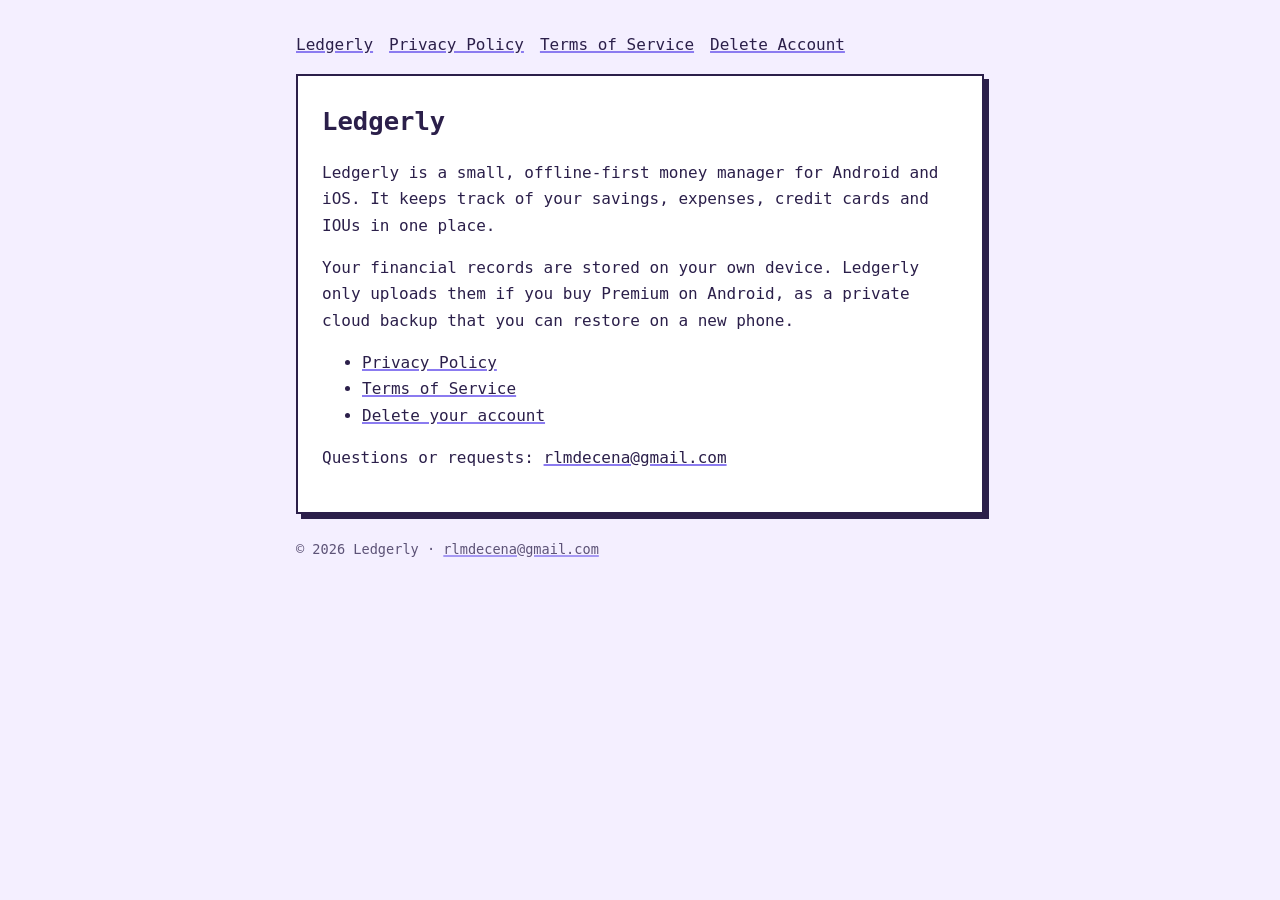
<file: index.html>
<!doctype html>
<html lang="en">
  <head>
    <meta charset="utf-8" />
    <meta name="viewport" content="width=device-width, initial-scale=1" />
    <title>Home · Ledgerly</title>
    <link rel="stylesheet" href="style.css" />
  </head>
  <body>
    <main>
      <nav>
        <a href="index.html">Ledgerly</a
        ><a href="privacy.html">Privacy Policy</a
        ><a href="terms.html">Terms of Service</a
        ><a href="delete-account.html">Delete Account</a>
      </nav>
      <div class="card">
        <h1>Ledgerly</h1>
        <p>
          Ledgerly is a small, offline-first money manager for Android and iOS.
          It keeps track of your savings, expenses, credit cards and IOUs in one
          place.
        </p>
        <p>
          Your financial records are stored on your own device. Ledgerly only
          uploads them if you buy Premium on Android, as a private cloud backup
          that you can restore on a new phone.
        </p>
        <ul>
          <li><a href="privacy.html">Privacy Policy</a></li>
          <li><a href="terms.html">Terms of Service</a></li>
          <li><a href="delete-account.html">Delete your account</a></li>
        </ul>
        <p>
          Questions or requests:
          <a href="mailto:rlmdecena@gmail.com">rlmdecena@gmail.com</a>
        </p>
      </div>
      <footer class="muted">
        &copy; 2026 Ledgerly &middot;
        <a href="mailto:rlmdecena@gmail.com">rlmdecena@gmail.com</a>
      </footer>
    </main>
  </body>
</html>
</file>
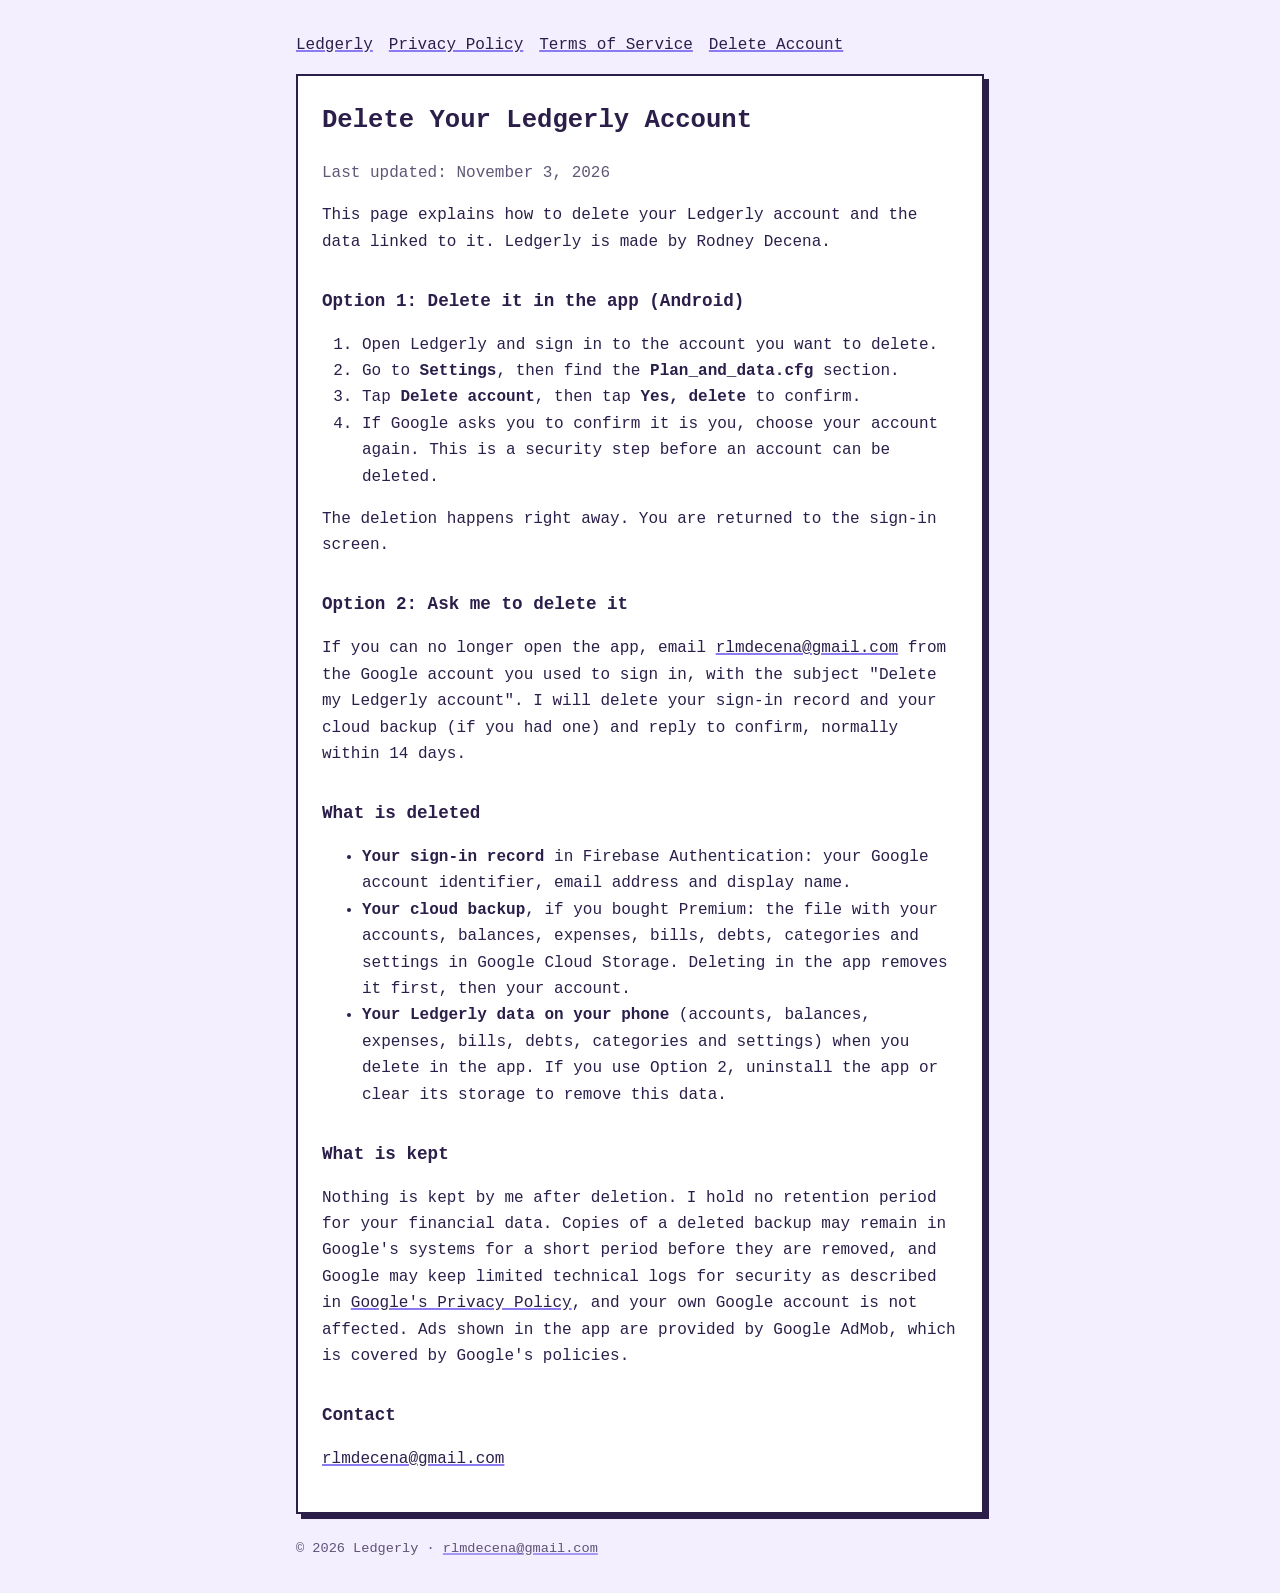
<file: delete-account.html>
<!doctype html>
<html lang="en">
  <head>
    <meta charset="utf-8" />
    <meta name="viewport" content="width=device-width, initial-scale=1" />
    <title>Delete Your Account · Ledgerly</title>
    <link rel="stylesheet" href="style.css" />
  </head>
  <body>
    <main>
      <nav>
        <a href="index.html">Ledgerly</a
        ><a href="privacy.html">Privacy Policy</a
        ><a href="terms.html">Terms of Service</a
        ><a href="delete-account.html">Delete Account</a>
      </nav>
      <div class="card">
        <h1>Delete Your Ledgerly Account</h1>
        <p class="muted">Last updated: November 3, 2026</p>
        <p>
          This page explains how to delete your Ledgerly account and the data
          linked to it. Ledgerly is made by Rodney Decena.
        </p>

        <h2>Option 1: Delete it in the app (Android)</h2>
        <ol>
          <li>Open Ledgerly and sign in to the account you want to delete.</li>
          <li>
            Go to <strong>Settings</strong>, then find the
            <strong>Plan_and_data.cfg</strong> section.
          </li>
          <li>
            Tap <strong>Delete account</strong>, then tap
            <strong>Yes, delete</strong> to confirm.
          </li>
          <li>
            If Google asks you to confirm it is you, choose your account again.
            This is a security step before an account can be deleted.
          </li>
        </ol>
        <p>
          The deletion happens right away. You are returned to the sign-in
          screen.
        </p>

        <h2>Option 2: Ask me to delete it</h2>
        <p>
          If you can no longer open the app, email
          <a href="mailto:rlmdecena@gmail.com">rlmdecena@gmail.com</a> from the
          Google account you used to sign in, with the subject "Delete my
          Ledgerly account". I will delete your sign-in record and your cloud backup
          (if you had one) and reply to confirm, normally within 14 days.
        </p>

        <h2>What is deleted</h2>
        <ul>
          <li>
            <strong>Your sign-in record</strong> in Firebase Authentication:
            your Google account identifier, email address and display name.
          </li>
          <li>
            <strong>Your cloud backup</strong>, if you bought Premium: the file
            with your accounts, balances, expenses, bills, debts, categories and
            settings in Google Cloud Storage. Deleting in the app removes it
            first, then your account.
          </li>
          <li>
            <strong>Your Ledgerly data on your phone</strong> (accounts,
            balances, expenses, bills, debts, categories and settings) when you
            delete in the app. If you use Option 2, uninstall the app or clear
            its storage to remove this data.
          </li>
        </ul>

        <h2>What is kept</h2>
        <p>
          Nothing is kept by me after deletion. I hold no retention period for
          your financial data. Copies of a deleted backup may remain in Google's
          systems for a short period before they are removed, and Google may
          keep limited technical logs for security as described in
          <a href="https://policies.google.com/privacy"
            >Google's Privacy Policy</a
          >, and your own Google account is not affected. Ads shown in the app
          are provided by Google AdMob, which is covered by Google's policies.
        </p>

        <h2>Contact</h2>
        <p><a href="mailto:rlmdecena@gmail.com">rlmdecena@gmail.com</a></p>
      </div>
      <footer class="muted">
        &copy; 2026 Ledgerly &middot;
        <a href="mailto:rlmdecena@gmail.com">rlmdecena@gmail.com</a>
      </footer>
    </main>
  </body>
</html>
</file>
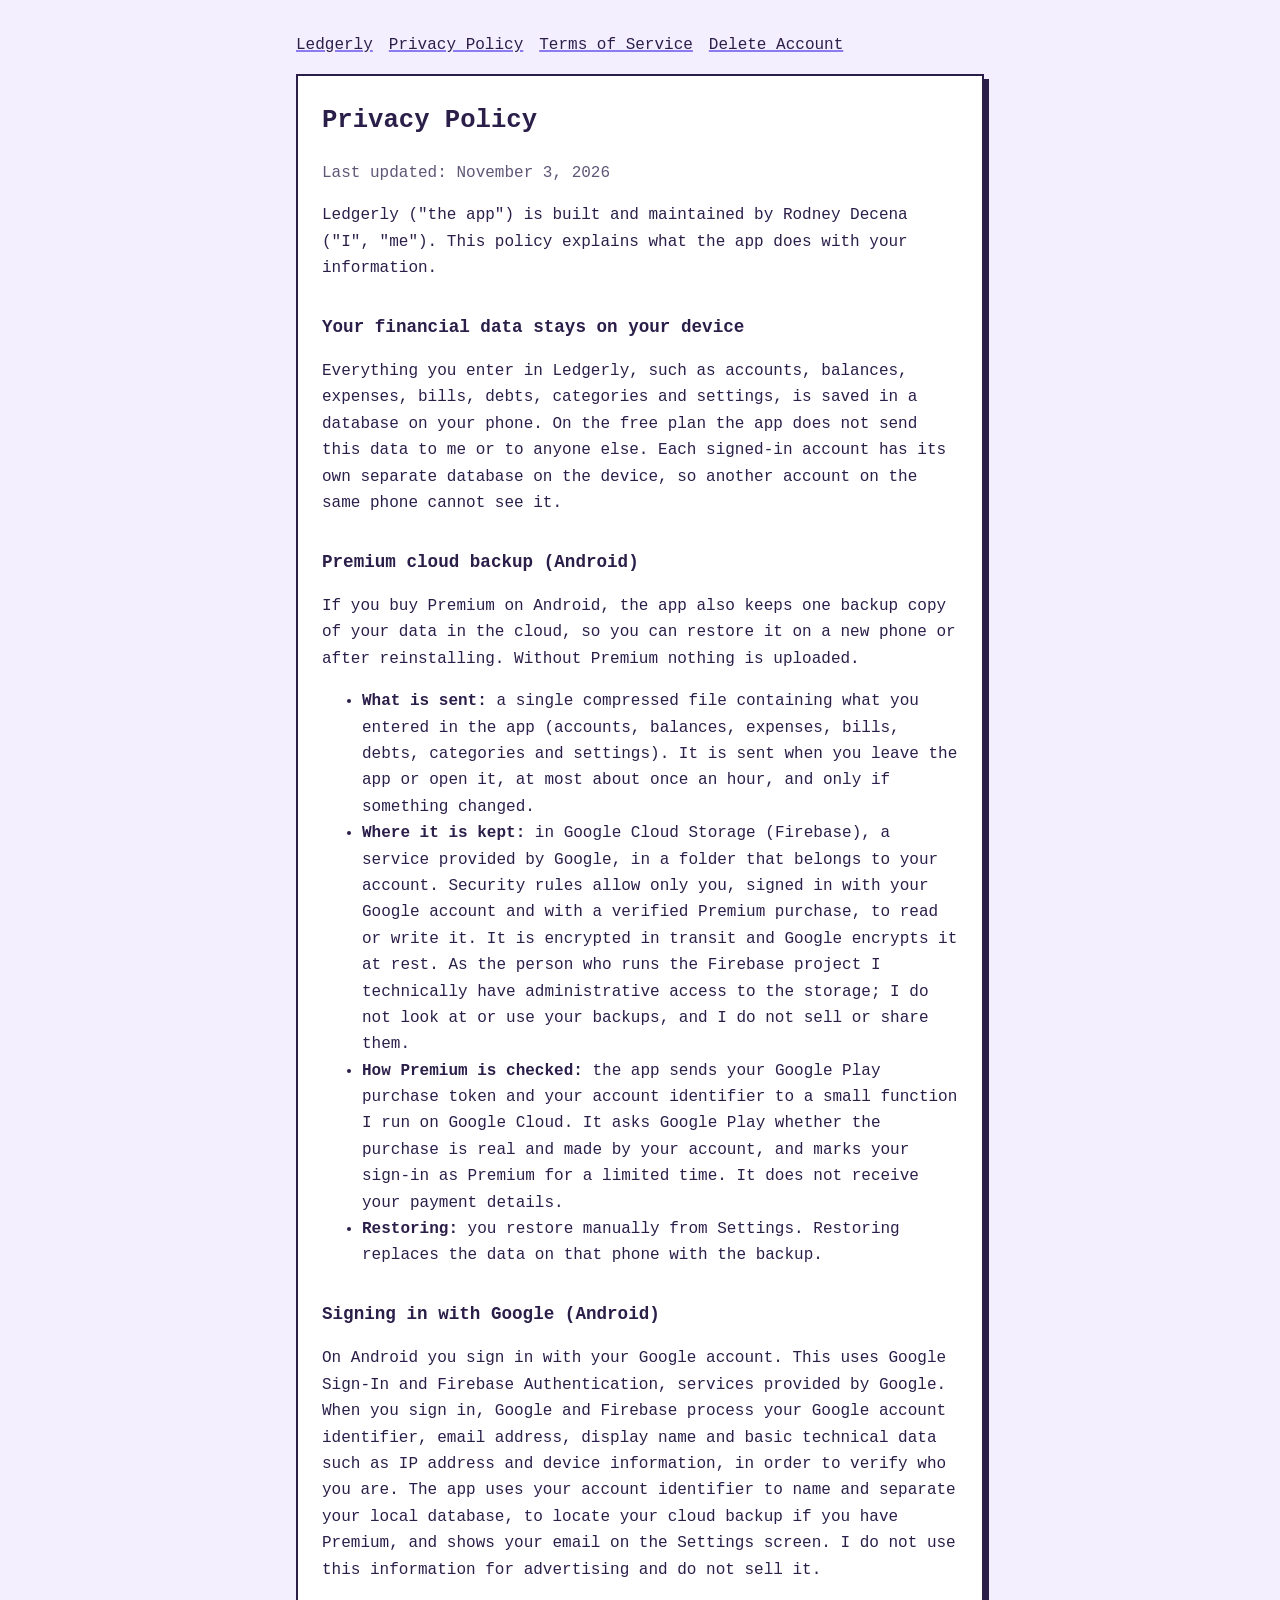
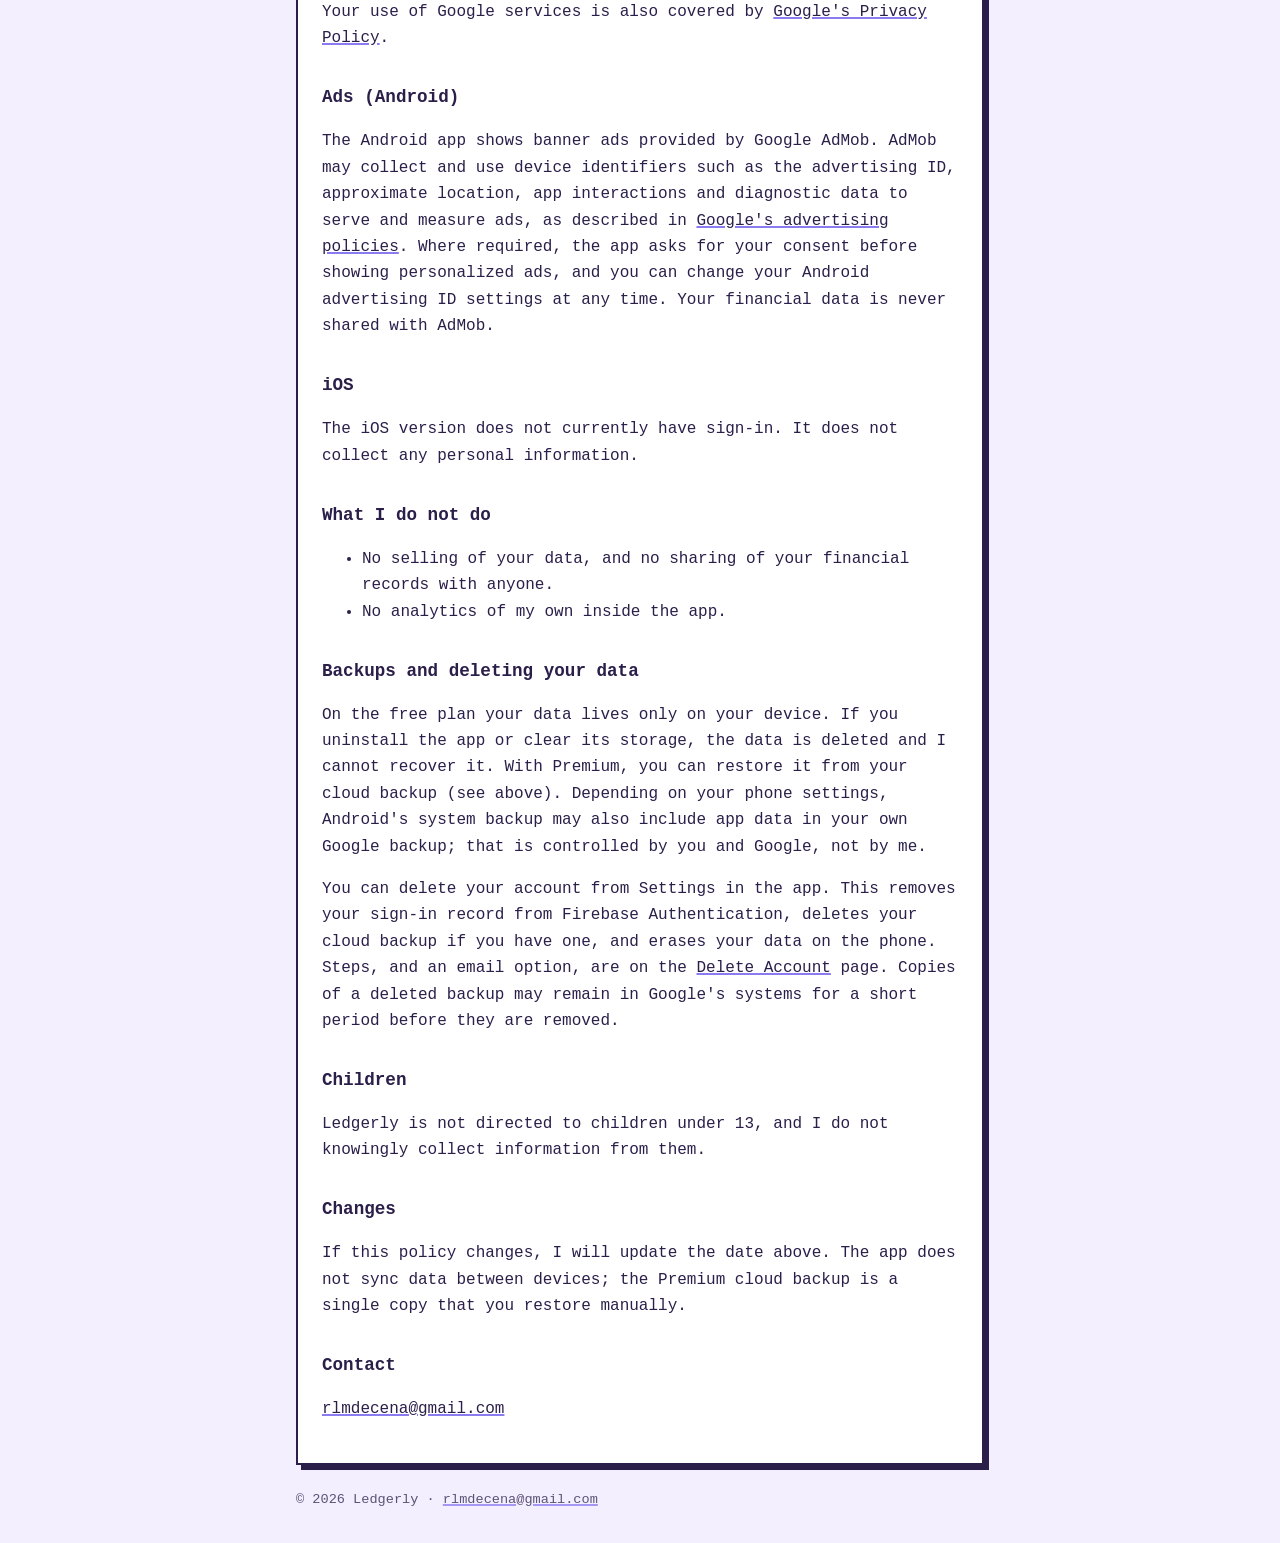
<file: privacy.html>
<!doctype html>
<html lang="en">
  <head>
    <meta charset="utf-8" />
    <meta name="viewport" content="width=device-width, initial-scale=1" />
    <title>Privacy Policy · Ledgerly</title>
    <link rel="stylesheet" href="style.css" />
  </head>
  <body>
    <main>
      <nav>
        <a href="index.html">Ledgerly</a
        ><a href="privacy.html">Privacy Policy</a
        ><a href="terms.html">Terms of Service</a
        ><a href="delete-account.html">Delete Account</a>
      </nav>
      <div class="card">
        <h1>Privacy Policy</h1>
        <p class="muted">Last updated: November 3, 2026</p>
        <p>
          Ledgerly ("the app") is built and maintained by Rodney Decena ("I",
          "me"). This policy explains what the app does with your information.
        </p>

        <h2>Your financial data stays on your device</h2>
        <p>
          Everything you enter in Ledgerly, such as accounts, balances,
          expenses, bills, debts, categories and settings, is saved in a
          database on your phone. On the free plan the app does not send this
          data to me or to anyone else. Each signed-in account has its own
          separate database on the device, so another account on the same phone
          cannot see it.
        </p>

        <h2>Premium cloud backup (Android)</h2>
        <p>
          If you buy Premium on Android, the app also keeps one backup copy of
          your data in the cloud, so you can restore it on a new phone or after
          reinstalling. Without Premium nothing is uploaded.
        </p>
        <ul>
          <li>
            <strong>What is sent:</strong> a single compressed file containing
            what you entered in the app (accounts, balances, expenses, bills,
            debts, categories and settings). It is sent when you leave the app
            or open it, at most about once an hour, and only if something
            changed.
          </li>
          <li>
            <strong>Where it is kept:</strong> in Google Cloud Storage
            (Firebase), a service provided by Google, in a folder that belongs
            to your account. Security rules allow only you, signed in with your
            Google account and with a verified Premium purchase, to read or
            write it. It is encrypted in transit and Google encrypts it at rest.
            As the person who runs the Firebase project I technically have
            administrative access to the storage; I do not look at or use your
            backups, and I do not sell or share them.
          </li>
          <li>
            <strong>How Premium is checked:</strong> the app sends your Google
            Play purchase token and your account identifier to a small function
            I run on Google Cloud. It asks Google Play whether the purchase is
            real and made by your account, and marks your sign-in as Premium
            for a limited time. It does not receive your payment details.
          </li>
          <li>
            <strong>Restoring:</strong> you restore manually from Settings.
            Restoring replaces the data on that phone with the backup.
          </li>
        </ul>

        <h2>Signing in with Google (Android)</h2>
        <p>
          On Android you sign in with your Google account. This uses Google
          Sign-In and Firebase Authentication, services provided by Google. When
          you sign in, Google and Firebase process your Google account
          identifier, email address, display name and basic technical data such
          as IP address and device information, in order to verify who you are.
          The app uses your account identifier to name and separate your local
          database, to locate your cloud backup if you have Premium, and shows
          your email on the Settings screen. I do not
          use this information for advertising and do not sell it.
        </p>
        <p>
          Your use of Google services is also covered by
          <a href="https://policies.google.com/privacy"
            >Google's Privacy Policy</a
          >.
        </p>

        <h2>Ads (Android)</h2>
        <p>
          The Android app shows banner ads provided by Google AdMob. AdMob may
          collect and use device identifiers such as the advertising ID,
          approximate location, app interactions and diagnostic data to serve
          and measure ads, as described in
          <a href="https://policies.google.com/technologies/ads"
            >Google's advertising policies</a
          >. Where required, the app asks for your consent before showing
          personalized ads, and you can change your Android advertising ID
          settings at any time. Your financial data is never shared with AdMob.
        </p>

        <h2>iOS</h2>
        <p>
          The iOS version does not currently have sign-in. It does not collect
          any personal information.
        </p>

        <h2>What I do not do</h2>
        <ul>
          <li>
            No selling of your data, and no sharing of your financial records
            with anyone.
          </li>
          <li>No analytics of my own inside the app.</li>
        </ul>

        <h2>Backups and deleting your data</h2>
        <p>
          On the free plan your data lives only on your device. If you uninstall
          the app or clear its storage, the data is deleted and I cannot recover
          it. With Premium, you can restore it from your cloud backup (see
          above). Depending on your phone settings, Android's system backup may
          also include app data in your own Google backup; that is controlled by
          you and Google, not by me.
        </p>
        <p>
          You can delete your account from Settings in the app. This removes
          your sign-in record from Firebase Authentication, deletes your cloud
          backup if you have one, and erases your data on the phone. Steps, and
          an email option, are on the
          <a href="delete-account.html">Delete Account</a> page. Copies of a
          deleted backup may remain in Google's systems for a short period
          before they are removed.
        </p>

        <h2>Children</h2>
        <p>
          Ledgerly is not directed to children under 13, and I do not knowingly
          collect information from them.
        </p>

        <h2>Changes</h2>
        <p>
          If this policy changes, I will update the date above. The app does
          not sync data between devices; the Premium cloud backup is a single
          copy that you restore manually.
        </p>

        <h2>Contact</h2>
        <p><a href="mailto:rlmdecena@gmail.com">rlmdecena@gmail.com</a></p>
      </div>
      <footer class="muted">
        &copy; 2026 Ledgerly &middot;
        <a href="mailto:rlmdecena@gmail.com">rlmdecena@gmail.com</a>
      </footer>
    </main>
  </body>
</html>
</file>
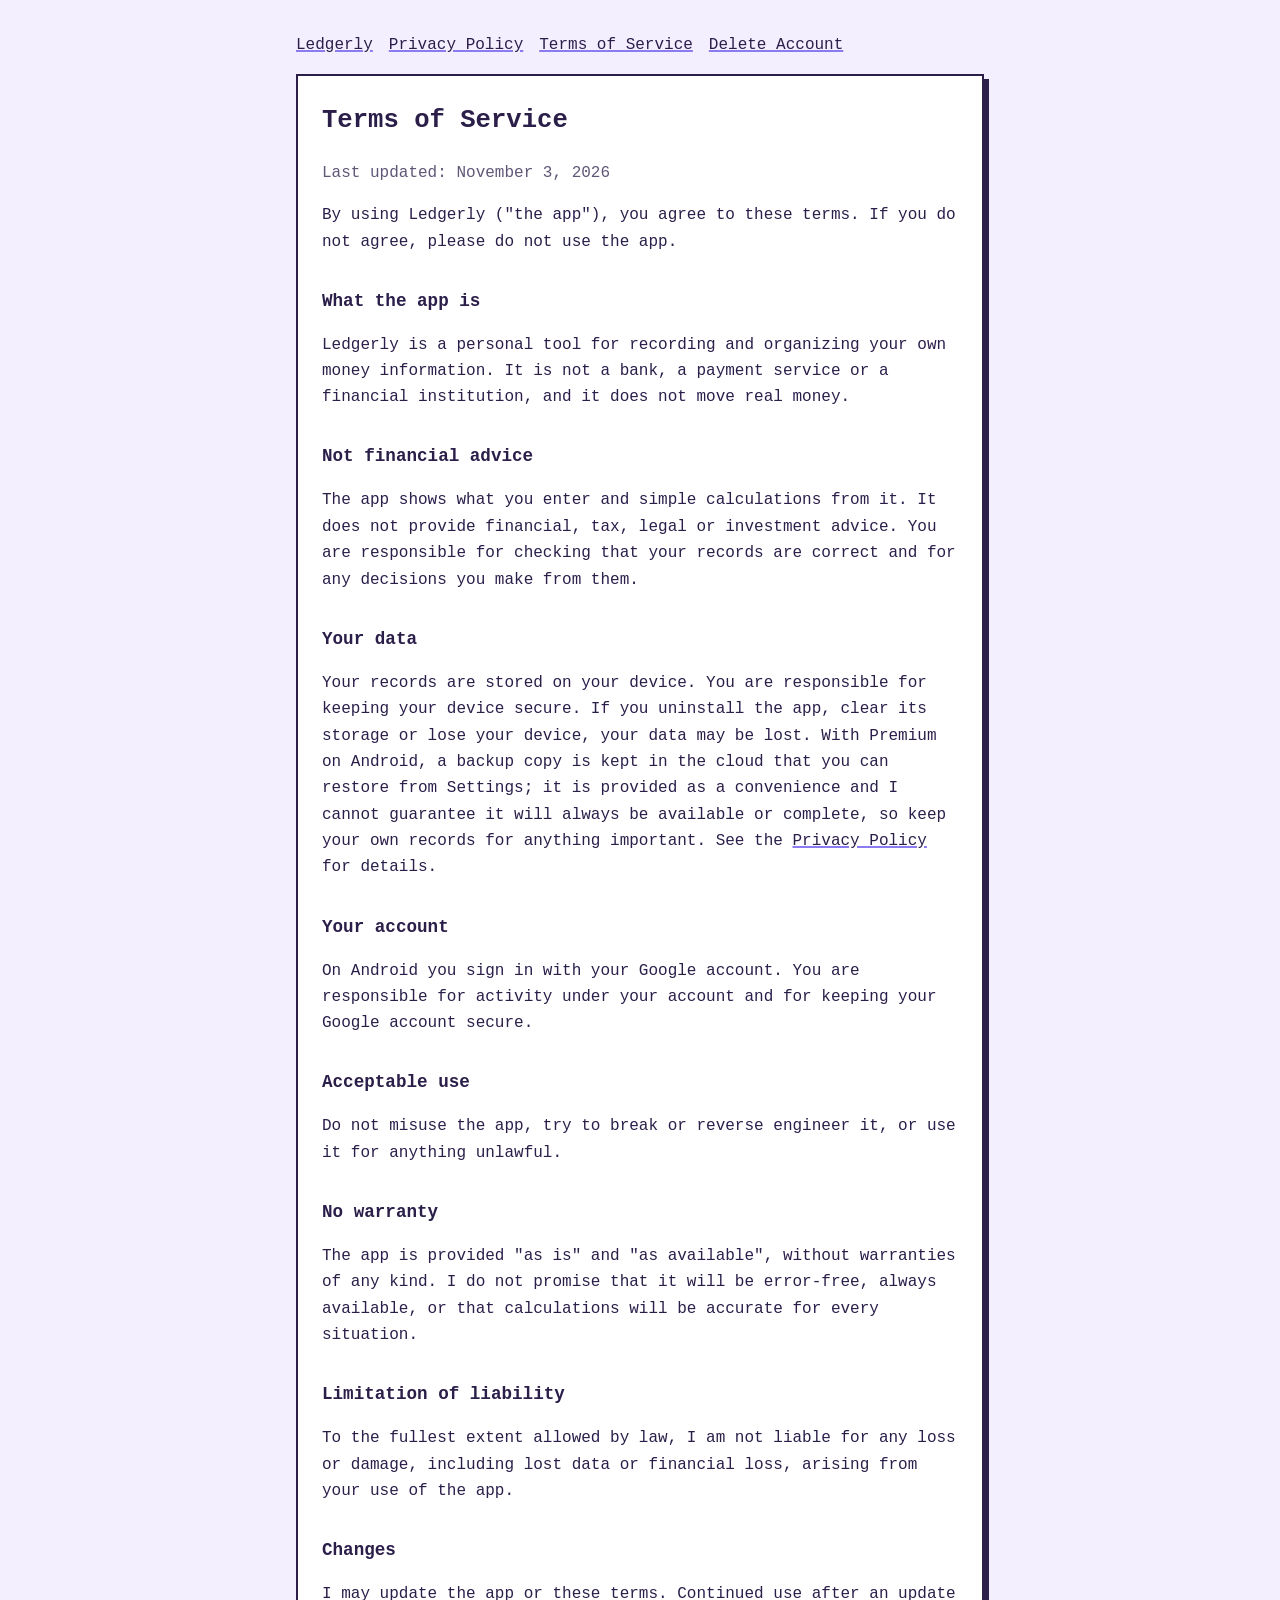
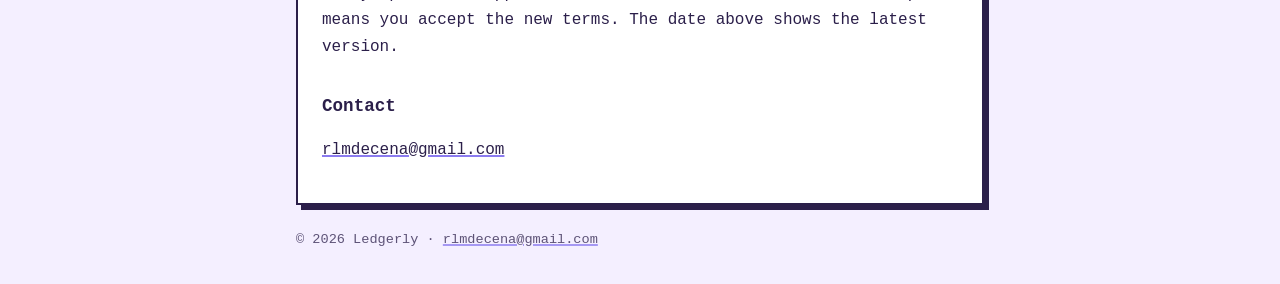
<file: terms.html>
<!doctype html>
<html lang="en">
  <head>
    <meta charset="utf-8" />
    <meta name="viewport" content="width=device-width, initial-scale=1" />
    <title>Terms of Service · Ledgerly</title>
    <link rel="stylesheet" href="style.css" />
  </head>
  <body>
    <main>
      <nav>
        <a href="index.html">Ledgerly</a
        ><a href="privacy.html">Privacy Policy</a
        ><a href="terms.html">Terms of Service</a
        ><a href="delete-account.html">Delete Account</a>
      </nav>
      <div class="card">
        <h1>Terms of Service</h1>
        <p class="muted">Last updated: November 3, 2026</p>
        <p>
          By using Ledgerly ("the app"), you agree to these terms. If you do not
          agree, please do not use the app.
        </p>

        <h2>What the app is</h2>
        <p>
          Ledgerly is a personal tool for recording and organizing your own
          money information. It is not a bank, a payment service or a financial
          institution, and it does not move real money.
        </p>

        <h2>Not financial advice</h2>
        <p>
          The app shows what you enter and simple calculations from it. It does
          not provide financial, tax, legal or investment advice. You are
          responsible for checking that your records are correct and for any
          decisions you make from them.
        </p>

        <h2>Your data</h2>
        <p>
          Your records are stored on your device. You are responsible for
          keeping your device secure. If you uninstall the app, clear its
          storage or lose your device, your data may be lost. With Premium on
          Android, a backup copy is kept in the cloud that you can restore
          from Settings; it is provided as a convenience and I cannot guarantee
          it will always be available or complete, so keep your own records
          for anything important. See the
          <a href="privacy.html">Privacy Policy</a> for details.
        </p>

        <h2>Your account</h2>
        <p>
          On Android you sign in with your Google account. You are responsible
          for activity under your account and for keeping your Google account
          secure.
        </p>

        <h2>Acceptable use</h2>
        <p>
          Do not misuse the app, try to break or reverse engineer it, or use it
          for anything unlawful.
        </p>

        <h2>No warranty</h2>
        <p>
          The app is provided "as is" and "as available", without warranties of
          any kind. I do not promise that it will be error-free, always
          available, or that calculations will be accurate for every situation.
        </p>

        <h2>Limitation of liability</h2>
        <p>
          To the fullest extent allowed by law, I am not liable for any loss or
          damage, including lost data or financial loss, arising from your use
          of the app.
        </p>

        <h2>Changes</h2>
        <p>
          I may update the app or these terms. Continued use after an update
          means you accept the new terms. The date above shows the latest
          version.
        </p>

        <h2>Contact</h2>
        <p><a href="mailto:rlmdecena@gmail.com">rlmdecena@gmail.com</a></p>
      </div>
      <footer class="muted">
        &copy; 2026 Ledgerly &middot;
        <a href="mailto:rlmdecena@gmail.com">rlmdecena@gmail.com</a>
      </footer>
    </main>
  </body>
</html>
</file>
<file: style.css>
:root { --ink:#2b1f4a; --bg:#f4efff; --card:#ffffff; --accent:#8b7bf0; }
* { box-sizing: border-box; }
body { margin:0; background:var(--bg); color:var(--ink); font:16px/1.65 ui-monospace, "SF Mono", Menlo, Consolas, monospace; }
main { max-width:720px; margin:32px auto; padding:0 16px; }
.card { background:var(--card); border:2px solid var(--ink); box-shadow:5px 5px 0 var(--ink); padding:24px; }
h1 { margin-top:0; font-size:1.6rem; }
h2 { font-size:1.1rem; margin-top:1.8em; }
a { color:var(--ink); text-decoration-color:var(--accent); text-decoration-thickness:2px; }
nav { display:flex; gap:16px; flex-wrap:wrap; margin-bottom:16px; }
footer { margin:24px 0; font-size:.85rem; }
.muted { opacity:.75; }
</file>
